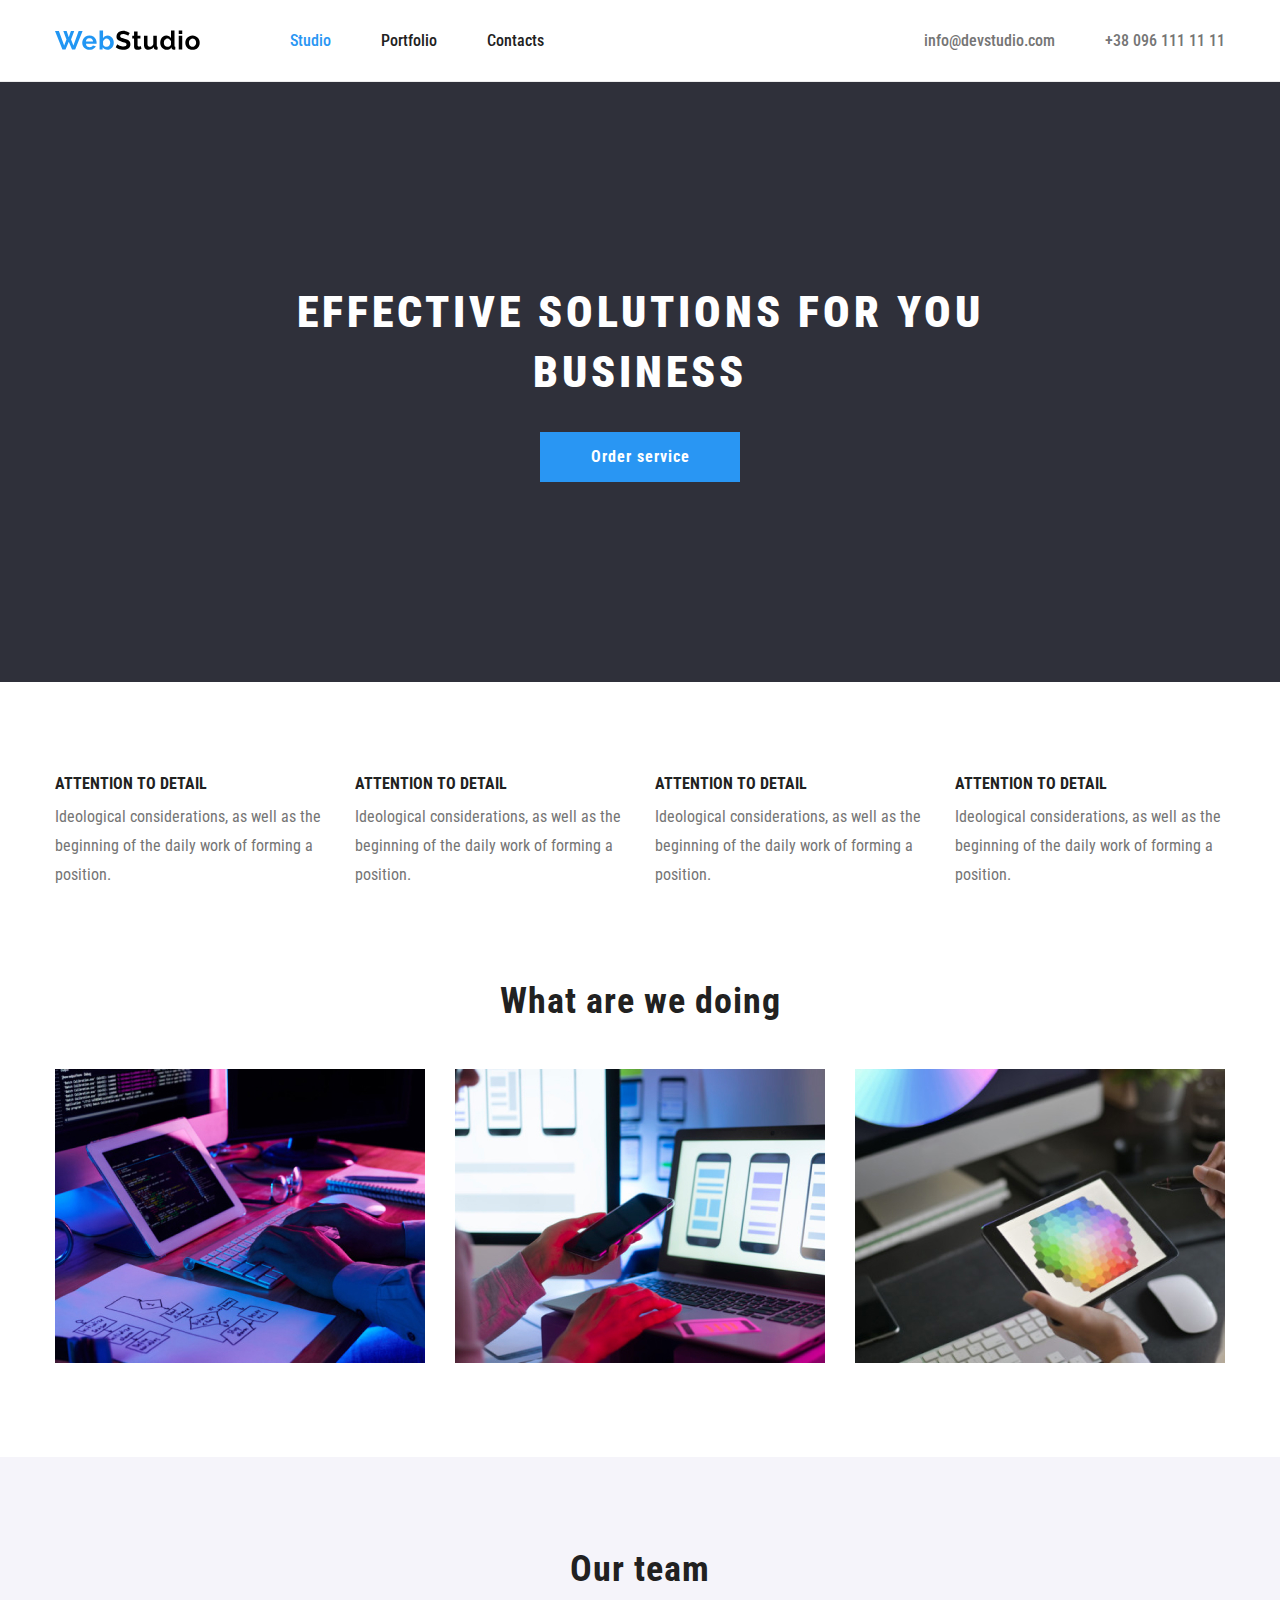
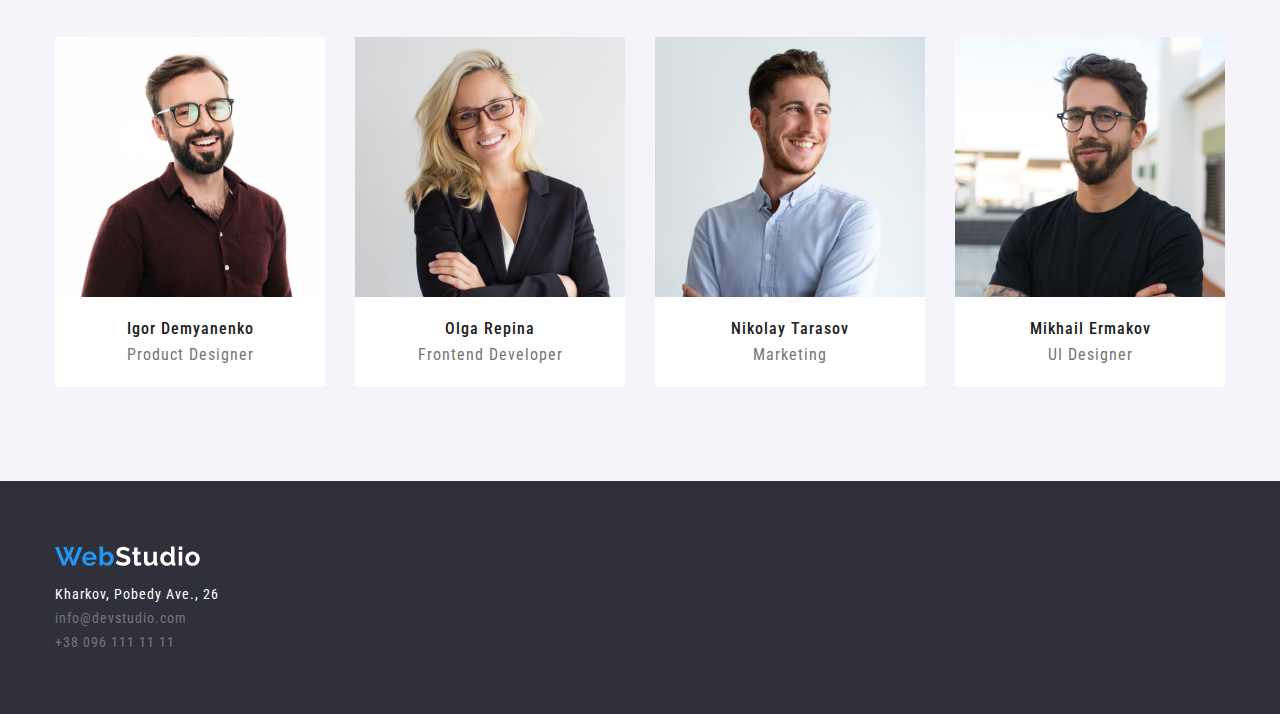
<file: index.html>
<!DOCTYPE html>
<html lang="en">

<head>
    <meta charset="UTF-8">
	<title>Web StudioHW_6</title>
	<link rel="stylesheet" href="css/styles.css">
</head>

<body>
    <header class="header">
        <div class="container header_container">
            <a class="header_logo" href="#">
                <img src="images/header_logo.svg" alt="WebStudio" width="145" height="31">
            </a>
            <nav class="header_nav">
                <a class="active" href="#">Studio</a>
                <a href="Portfolio.html">Portfolio</a>
                <a href="#">Contacts</a>
            </nav>
            <div class="header_info">
                <a href="mailto:info@devstudio.com">info@devstudio.com</a>
                <a href="tel:+380961111111">+38 096 111 11 11</a>
            </div>
        </div>
    </header>

    <main>
        <section class="hero">
            <div class="container">
                <div class="hero_box">
                    <h1 class="hero_title">effective solutions for you business</h1>
                    <button class="hero_btn btn">Order service</button>
                </div>
            </div>
        </section>

        <section class="about">
            <div class="container about_cards">
                <div class="about_card">
					<h2>Attention to detail</h2>
					<p>Ideological considerations, as well as the beginning of the daily work of forming a position.</p>
				</div>
				<div class="about_card">
					<h2>Attention to detail</h2>
					<p>Ideological considerations, as well as the beginning of the daily work of forming a position.</p>
				</div>
				<div class="about_card">
					<h2>Attention to detail</h2>
					<p>Ideological considerations, as well as the beginning of the daily work of forming a position.</p>
				</div>
				<div class="about_card">
					<h2>Attention to detail</h2>
					<p>Ideological considerations, as well as the beginning of the daily work of forming a position.</p>
				</div>
            </div>
        </section>

        <section class="do">
			<div class="container">
				<h2 class="do_title">What are we doing</h2>
				<div class="do_cards">
					<div class="do_card">
						<img src="images/box 1.jpg" alt="content image" width="370" height="294">
                        <p class="do_card_desc">Desktop applications</p>
					</div>
					<div class="do_card">
						<img src="images/box 2.jpg" alt="content image" width="370" height="294">
                        <p class="do_card_desc">Mobile applications</p>
					</div>
					<div class="do_card">
						<img src="images/box 3.jpg" alt="content image" width="370" height="294">
                        <p class="do_card_desc">Design solutions</p>
					</div>
				</div>
			</div>
		</section>

        <section class="team">
            <div class="container">
                <h2 class="do_title">Our team</h2>
                <div class="about_cards">
                    <div class="people">
                        <img src="images/img_1.jpg" alt="content image" width="270" height="260">
                        <div class="team_name">
                            <h3>Igor Demyanenko</h3>
                            <p>Product Designer</p>
                        </div>
                    </div>
                    <div class="people">
                        <img src="images/img_2.jpg" alt="content image" width="270" height="260">
                        <div class="team_name">
                            <h3>Olga Repina</h3>
                            <p>Frontend Developer</p>
                        </div>
                    </div>
                    <div class="people">
                        <img src="images/img_3.jpg" alt="content image" width="270" height="260">
                        <div class="team_name">
                            <h3>Nikolay Tarasov</h3>
                            <p>Marketing</p>
                        </div>
                    </div>
                    <div class="people">
                        <img src="images/img_4.jpg" alt="content image" width="270" height="260">
                        <div class="team_name">
                            <h3>Mikhail Ermakov</h3>
                            <p>UI Designer</p>
                        </div>
                    </div>
                </div>
            </div>
        </section>

        <footer class="footer">
        <div class="container">
        <a href="#">
            <img src="images/footer_logo.svg" alt="WebStudio" width="145" height="31">
        </a>
        <div class="adress">
        <a href="Kharkov, Pobedy Ave., 26">Kharkov, Pobedy Ave., 26</a>
        <a href="mailto:info@devstudio.com">info@devstudio.com</a>
        <a href="tel:+380961111111">+38 096 111 11 11</a>
        </div>
        </div>
        </footer>
    </main>
</body>
</file>
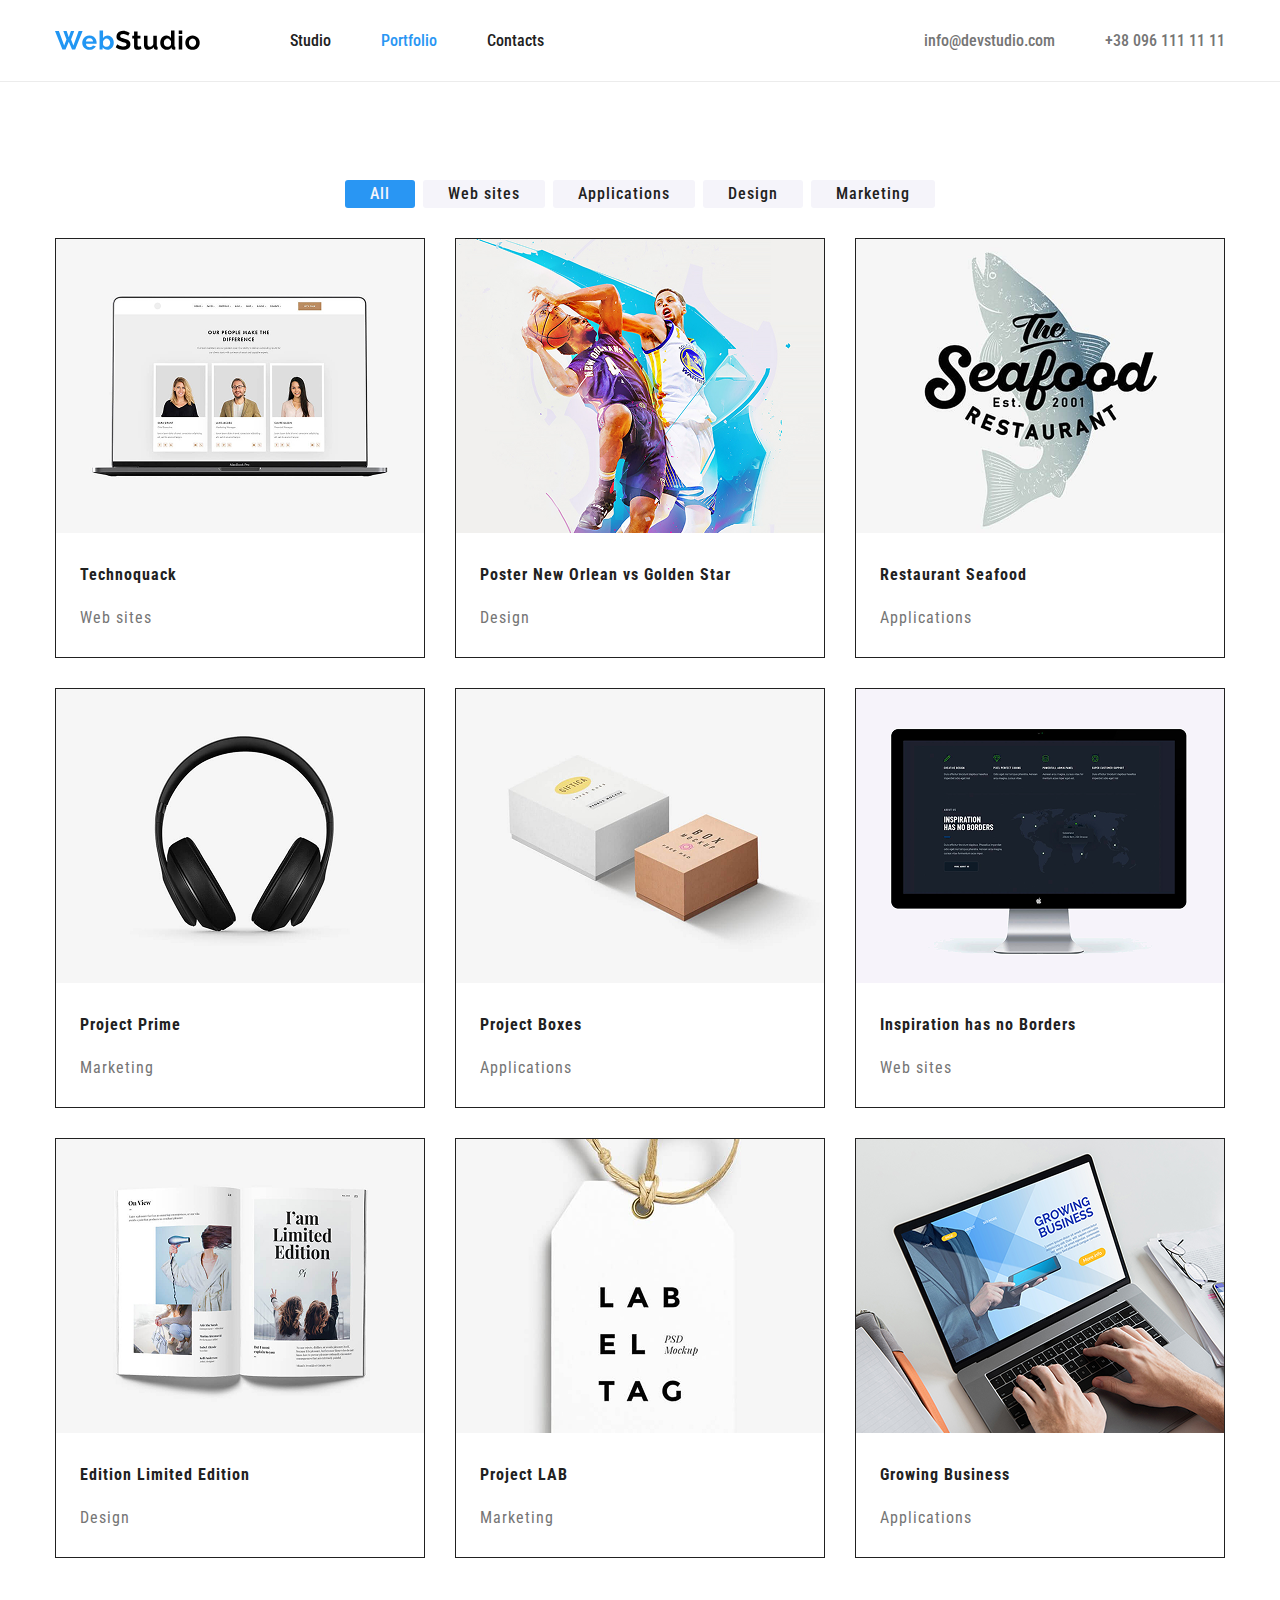
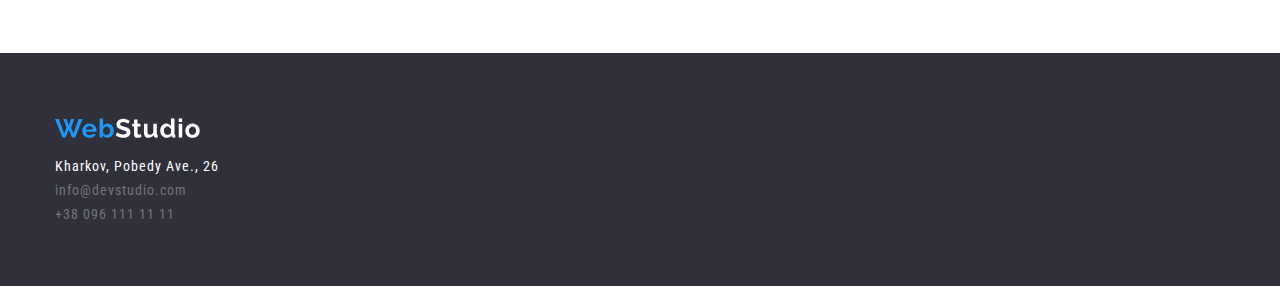
<file: Portfolio.html>
<!DOCTYPE html>
<html lang="en">

<head>
    <meta charset="UTF-8">
	<title>Portfolio</title>
	<link rel="stylesheet" href="css/styles.css">
</head>

<body>
    <header class="header">
        <div class="container header_container">
            <a class="header_logo" href="#">
                <img src="images/header_logo.svg" alt="WebStudio" width="145" height="31">
            </a>
            <nav class="header_nav">
                <a href="index.html">Studio</a>
                <a class="active" href="#">Portfolio</a>
                <a href="#">Contacts</a>
            </nav>
            <div class="header_info">
                <a href="mailto:info@devstudio.com">info@devstudio.com</a>
                <a href="tel:+380961111111">+38 096 111 11 11</a>
            </div>
        </div>
    </header>
    
    <main>
        <section class="container">
            <div class="button">
                <a class="btn_2 active" href="#">All</a>
                <a class="btn_2" href="#">Web sites</a>
                <a class="btn_2" href="#">Applications</a>
                <a class="btn_2" href="#">Design</a>
                <a class="btn_2" href="#">Marketing</a>
            </div>
        </section>

        <section class="container">
            <div class="cards_portfolio">
                <div class="relative">
                    <div>
                        <img src="images/portf1.png" alt="contrnt image" width="" height="">
                        <p  class="shadow">The resource offers comprehensive offers with different levels of functionality and services. All this will allow the visitor to obtain useful information about the company or individual.</p>
                    </div>
                    <div class="text_portfolio">
                        <h3>Technoquack</h3>
                        <p>Web sites</p>
                    </div>
                </div>
                <div class="relative">
                    <div>
                        <img src="images/portf2.png" alt="contrnt image" width="" height="">
                        <p  class="shadow">The resource offers comprehensive offers with different levels of functionality and services. All this will allow the visitor to obtain useful information about the company or individual.</p>
                    </div>
                    <div class="text_portfolio">
                        <h3>Poster New Orlean vs Golden Star</h3>
                        <p>Design</p>
                    </div>
                </div>
                <div class="relative">
                    <div>
                        <img src="images/portf3.png" alt="contrnt image" width="" height="">
                        <p  class="shadow">The resource offers comprehensive offers with different levels of functionality and services. All this will allow the visitor to obtain useful information about the company or individual.</p>
                    </div>
                    <div class="text_portfolio">
                        <h3>Restaurant Seafood</h3>
                        <p>Applications</p>
                    </div>
                </div>
                <div class="relative">
                    <div>
                        <img src="images/portf4.png" alt="contrnt image" width="" height="">
                        <p  class="shadow">The resource offers comprehensive offers with different levels of functionality and services. All this will allow the visitor to obtain useful information about the company or individual.</p>
                    </div>
                    <div class="text_portfolio">
                        <h3>Project Prime</h3>
                        <p>Marketing</p>
                    </div>
                </div>
                <div class="relative">
                    <div>
                        <img src="images/portf5.png" alt="contrnt image" width="" height="">
                        <p  class="shadow">The resource offers comprehensive offers with different levels of functionality and services. All this will allow the visitor to obtain useful information about the company or individual.</p>
                    </div>
                    <div class="text_portfolio">
                        <h3>Project Boxes</h3>
                        <p>Applications</p>
                    </div>
                </div>
                <div class="relative">
                    <div>
                        <img src="images/portf6.png" alt="contrnt image" width="" height="">
                        <p  class="shadow">The resource offers comprehensive offers with different levels of functionality and services. All this will allow the visitor to obtain useful information about the company or individual.</p>
                    </div>
                    <div class="text_portfolio">
                        <h3>Inspiration has no Borders</h3>
                        <p>Web sites</p>
                    </div>
                </div>
                <div class="relative">
                    <div>
                        <img src="images/portf7.png" alt="contrnt image" width="" height="">
                        <p  class="shadow">The resource offers comprehensive offers with different levels of functionality and services. All this will allow the visitor to obtain useful information about the company or individual.</p>
                    </div>
                    <div class="text_portfolio">
                        <h3>Edition Limited Edition</h3>
                        <p>Design</p>
                    </div>
                </div>
                <div class="relative">
                    <div>
                        <img src="images/portf8.png" alt="contrnt image" width="" height="">
                        <p  class="shadow">The resource offers comprehensive offers with different levels of functionality and services. All this will allow the visitor to obtain useful information about the company or individual.</p>
                    </div>
                    <div class="text_portfolio">
                        <h3>Project LAB</h3>
                        <p>Marketing</p>
                    </div>
                </div>
                <div class="relative">
                    <div>
                        <img src="images/portf9.png" alt="contrnt image" width="" height="">
                        <p  class="shadow">The resource offers comprehensive offers with different levels of functionality and services. All this will allow the visitor to obtain useful information about the company or individual.</p>
                    </div>
                    <div class="text_portfolio">
                        <h3>Growing Business</h3>
                        <p>Applications</p>
                    </div>
                </div>
            </div>
        </section>

        <footer class="footer">
            <div class="container">
            <a href="#">
                <img src="images/footer_logo.svg" alt="WebStudio" width="145" height="31">
            </a>
            <div class="adress">
            <a href="Kharkov, Pobedy Ave., 26">Kharkov, Pobedy Ave., 26</a>
            <a href="mailto:info@devstudio.com">info@devstudio.com</a>
            <a href="tel:+380961111111">+38 096 111 11 11</a>
            </div>
            </div>
        </footer>
    </main>
</body>
</file>
<file: css/styles.css>
@import url(reset.css);
@import url(font.css);

body {
    font-family: "Roboto", sans-serif;
    color: #212121;
}

.container {
    width: 1200px;
    margin: 0 auto;
    padding: 0 15px;
}

.btn {
    display: inline-block;
    color: #fff;
    font-size: 16px;
    font-weight: 700;
    letter-spacing: 1px;
    background: #2996F3;
    text-decoration: none;
    padding: 17px;
    min-width: 200px;
    cursor: pointer;
    text-align: center;
}

.header {
    padding: 25px 0;
    font-weight: 500;
    border-bottom: 1px solid #ececec;
}

.header_container {
    display: flex;
    align-items: center;
}

.header_logo {
    margin-right: 90px;
}

.header_nav,.header_info {
    display: flex;
    gap: 50px;
}

.header_nav a {
    text-decoration: none;
    color: #212121;
}

.header_info {
    margin-left: auto;
}

.header_info a {
    color: #757575;
    text-decoration: none;
}

.header_info a:hover, .header_nav a:hover {
    color: #2996F3;
}

.header_nav a.active {
    color: #2996F3;
}

.hero {
    min-height: 600px;
	background: #2F303A;
	color: #fff;
	display: flex;
	flex-flow: column;
	justify-content: center;
}

.hero_box {
    text-align: center;
    max-width: 700px;
    margin: 0 auto;
}

.hero_title {
    font-size: 44px;
    line-height: 60px;
    font-weight: 900;
    text-transform: uppercase;
    letter-spacing: 4px;
    margin-bottom: 30px;
}

.about {
	padding: 94px 0;
}

.about_cards {
	display: flex;
	gap: 30px;
}

.about_card h2 {
	margin-bottom: 10px;
	font-weight: 700;
	text-transform: uppercase;
}

.about_card p {
	color: #757575;
	line-height: 29px;
}

.do {
	padding-bottom: 94px;
}

.do_cards {
	display: flex;
	gap: 30px;
}

.do_title {
	font-weight: 700;
	font-size: 36px;
	text-align: center;
	margin-bottom: 50px;
    letter-spacing: 1px;
}

.do_card {
	height: 294px;
	overflow: hidden;
    position: relative;
}

.do_card:hover .do_card_desc {
    display: block;
}

.do_card_desc {
    position: absolute;
    bottom: 0;
    left: 0;
    right: 0;
    padding: 20px 10px;
    background: rgba(47, 48, 58, 0.8);
    display: flex;
    display: none;
    text-align: center;
    color: #fff;
    text-transform: uppercase;
    font-weight: 700;
    font-size: 14px;
    line-height: 100%;
    letter-spacing: 1px;
}

.do_card img {
	width: 100%;
	height: 100%;
	object-fit: cover;
}

.team {
    padding: 94px 0;
    background: #F5F4FA;
}

.people {
    overflow: hidden;
    background: #fff;
    flex: 1 1 25%;
}

.people img {
    width: 100%;
    height: 260px;
    object-fit: cover;
}

.team_name {
    padding: 24px;
}

.team_name h3 {
    text-align: center;
    font-weight: 500;
    font-size: 16px;
    color: #212121;
    letter-spacing: 1px;
}

.team_name p {
    text-align: center;
    font-weight: 400;
    font-size: 16px;
    color: #757575;
    letter-spacing: 1px;
    margin: 10px 0 0;
}

.footer {
	background: #2F303A;
	color: #fff;
    max-height: 252px;
    padding: 60px 0;
    letter-spacing: 1px;
}

.footer a{
    display: inline-block;
}

.adress {
    font-weight: 400;
    font-size: 14px;
    line-height: 24px;
    flex-direction: column;
    margin: 10px 0 0;
    display: flex;
    align-items: flex-start;
}

.adress a {
    color: #fff;
    text-decoration: none;
    display: flex;
}

.adress a+a {
    color: #757575;
}

.adress a:hover {
    color: #2996F3;
}

.button {
    display: flex;
    gap: 8px;
    margin-top: 98px;
    justify-content: center;
}

.btn_2 {
    color: #212121;
    background: #F5F4FA;
    font-size: 16px;
    font-weight: 500;
    letter-spacing: 1px;
    text-decoration: none;
    padding: 6px 25px;
    cursor: pointer;
    text-align: center;
    border-radius: 3px;
    display: block;
}

.btn_2:hover {
    background: #2996F3;
    color: #F5F4FA;
}

.btn_2.active {
    background: #2996F3;
    color: #F5F4FA;
}

.cards_portfolio {
    margin-top: 30px;
    display: flex;
    flex-wrap: wrap;
    gap: 30px;
    margin-bottom: 95px;
}

.cards_portfolio div {
    flex: 1 1 30%;
    border: solid 1px;
}

.cards_portfolio div>div {
    border: none;
}

.cards_portfolio_img {
    width: 100%;
    height: 294px;
    object-fit: cover;
    position: relative;
}

.relative {
    position: relative;
}

.cards_portfolio img {
    width: 100%;
    height: 294px;
    object-fit: cover;
}

.relative:hover .shadow {
    display: block;
}

.shadow {
    background: rgb(41, 150, 243, 0.8);
    color: aliceblue;
    position: absolute;
    inset: 0;
    width: 100%;
    height: 70%;
    display: flex;
    display: none;
    text-align: left;
    font-weight: 400;
    font-size: 18px;
    line-height: 28px;
    letter-spacing: 1px;
    padding: 63px 24px;
}

.text_portfolio h3 {
    text-align: left;
    font-weight: 700;
    font-size: 16px;
    color: #212121;
    letter-spacing: 1px;
    line-height: 36px;
}

.text_portfolio p {
    text-align: left;
    font-weight: 400;
    font-size: 16px;
    line-height: 30px;
    color: #757575;
    letter-spacing: 1px;
    margin: 10px 0 0;
}

.text_portfolio {
    border: none;
    padding: 24px;
}
</file>
